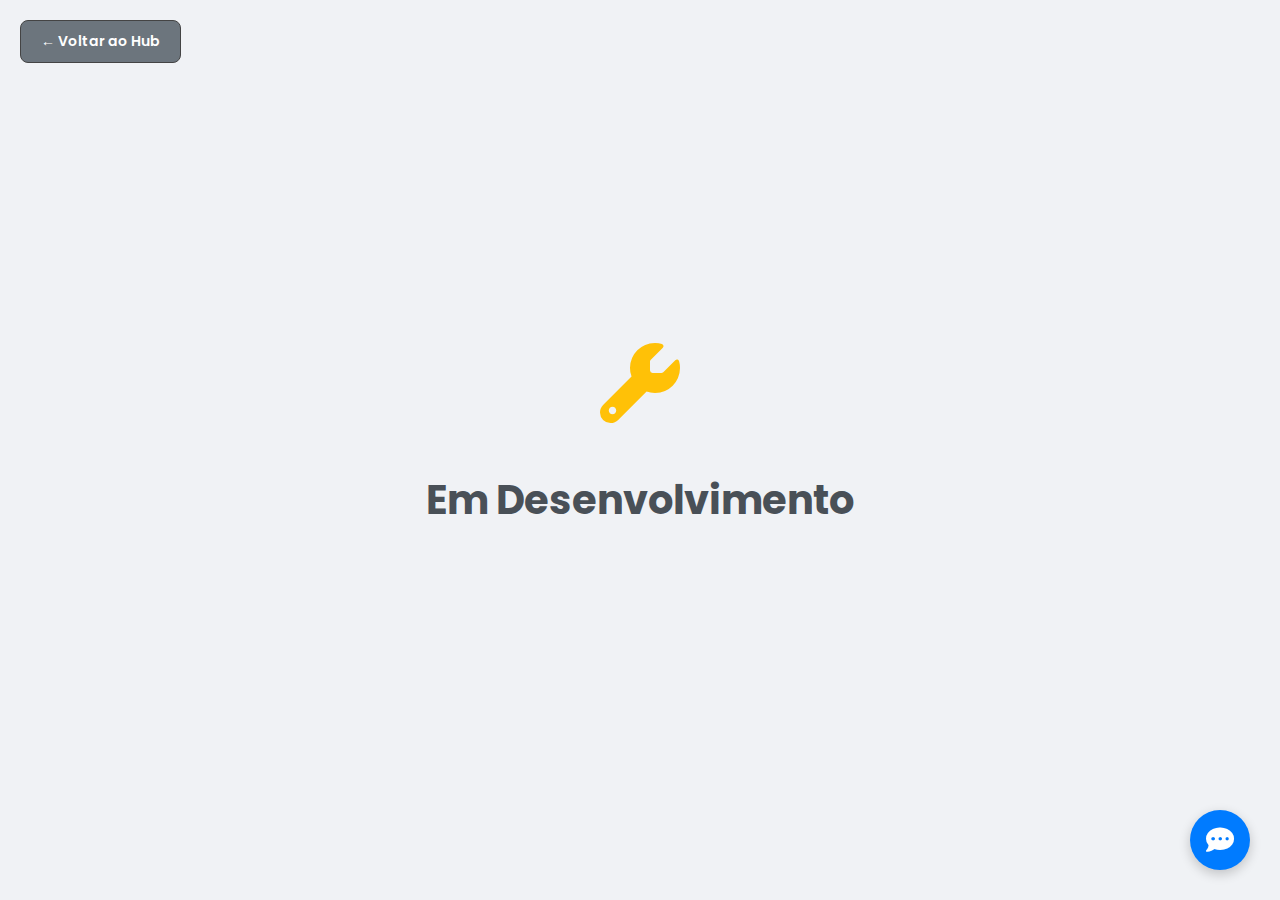
<file: templates/drive.html>
<!DOCTYPE html>
<html lang="pt-br">
<head>
    <meta charset="UTF-8">
    <meta name="viewport" content="width=device-width, initial-scale=1.0">
    <title>Hub Spare Parts - Drive Online</title>
    <link rel="stylesheet" href="https://cdnjs.cloudflare.com/ajax/libs/font-awesome/6.5.2/css/all.min.css">
    <link rel="stylesheet" href="/static/css/hub.css">
    <link rel="stylesheet" href="/static/css/shared.css">
    <style>
        body {
            align-items: center;
            padding-top: 0;
        }
        .development-message { text-align: center; }
        .development-message i { font-size: 5rem; color: #ffc107; margin-bottom: 20px; }
        .development-message h1 { font-size: 2.5rem; font-weight: 700; color: #495057; }
        .back-button { position: absolute; top: 20px; left: 20px; z-index: 10; padding: 10px 20px; background-color: #6c757d; color: white; text-decoration: none; border-radius: 8px; font-weight: 600; transition: all 0.2s ease; }
        .back-button:hover { background-color: #5a6268; transform: translateY(-2px); }
    </style>
</head>
<body>
    <a href="/" class="back-button">&larr; Voltar ao Hub</a>

    <div class="development-message">
        <i class="fas fa-wrench"></i>
        <h1>Em Desenvolvimento</h1>
    </div>

    <div class="fab" id="feedback-fab" title="Feedback e Demandas">
        <i class="fas fa-comment-dots"></i>
    </div>
    <div class="chat-popup" id="feedback-popup">
        <div class="chat-header">
            <h2 id="modal-title">Assistente Virtual</h2>
            <button class="close-button" id="modal-close-btn">&times;</button>
        </div>
        <div class="chat-messages" id="chat-messages">
            </div>
        <div class="iframe-container" id="iframe-container">
            <iframe src="about:blank" frameborder="0"></iframe>
        </div>
        <div class="chat-input-area" id="chat-input-area">
            <input type="text" id="chat-input" class="chat-input" placeholder="Descreva o que precisa...">
            <button class="send-button" id="send-btn"><i class="fas fa-paper-plane"></i></button>
        </div>
    </div>
    
    <script src="/static/js/shared.js" defer></script>
</body>
</html>
</file>
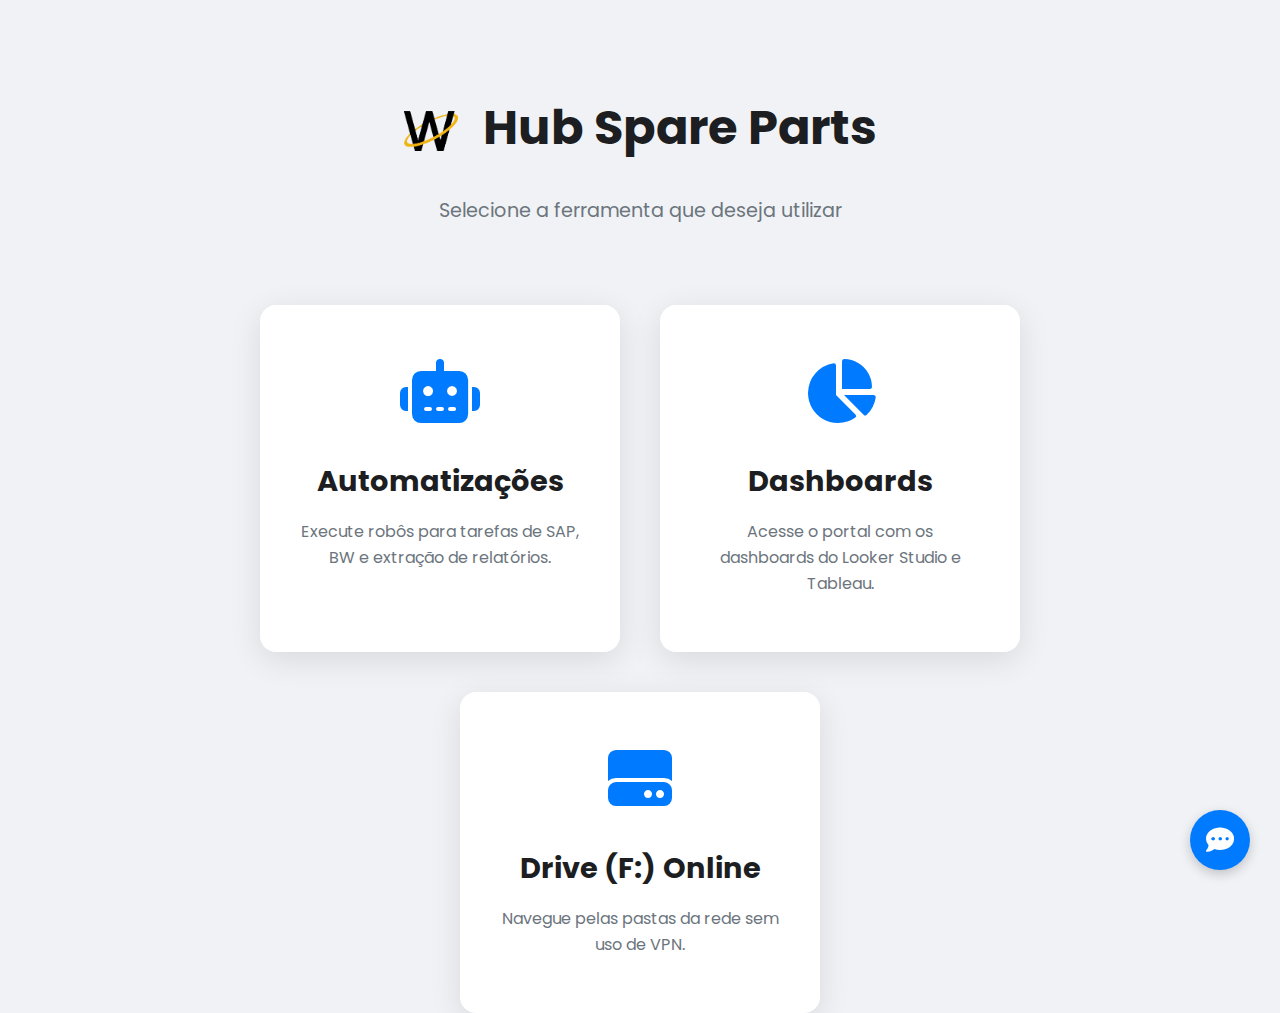
<file: templates/hub.html>
<!DOCTYPE html>
<html lang="pt-br">
<head>
    <title>Hub Spare Parts</title>
    <meta charset="UTF-8">
    <meta name="viewport" content="width=device-width, initial-scale=1.0">
    <link rel="stylesheet" href="https://cdnjs.cloudflare.com/ajax/libs/font-awesome/6.5.2/css/all.min.css">
    <link rel="stylesheet" href="/static/css/hub.css">
    <link rel="stylesheet" href="/static/css/shared.css">
    <style>
        body {
            align-items: flex-start;
            padding-top: 60px;
        }
    </style>
</head>
<body>
    <div class="hub-container">
        <div class="hub-header">
            <h1>
                <img src="/static/icones/hub_logo.png" alt="Logo" style="height: 40px; margin-right: 15px; vertical-align: middle;">
                Hub Spare Parts
            </h1>
            <p>Selecione a ferramenta que deseja utilizar</p>
        </div>
        <div class="hub-cards">
            <a href="/automacao" class="hub-card">
                <div class="card-icon"><i class="fas fa-robot"></i></div>
                <h2>Automatizações</h2>
                <p>Execute robôs para tarefas de SAP, BW e extração de relatórios.</p>
            </a>
            <a href="/dashboards" class="hub-card">
                <div class="card-icon"><i class="fas fa-chart-pie"></i></div>
                <h2>Dashboards</h2>
                <p>Acesse o portal com os dashboards do Looker Studio e Tableau.</p>
            </a>
            <a href="/drive" class="hub-card">
                <div class="card-icon"> <i class="fas fa-hdd"></i> </div>
                <h2>Drive (F:) Online</h2>
                <p>Navegue pelas pastas da rede sem uso de VPN.</p>
            </a>
        </div>
    </div>
    <div class="fab" id="feedback-fab" title="Feedback e Demandas">
        <i class="fas fa-comment-dots"></i>
    </div>
    <div class="chat-popup" id="feedback-popup">
        <div class="chat-header">
            <h2 id="modal-title">Assistente Virtual</h2>
            <button class="close-button" id="modal-close-btn">&times;</button>
        </div>
        <div class="chat-messages" id="chat-messages">
            </div>
        <div class="iframe-container" id="iframe-container">
            <iframe src="about:blank" frameborder="0"></iframe>
        </div>
        <div class="chat-input-area" id="chat-input-area">
            <input type="text" id="chat-input" class="chat-input" placeholder="Descreva o que precisa...">
            <button class="send-button" id="send-btn"><i class="fas fa-paper-plane"></i></button>
        </div>
    </div>
    <script src="/static/js/shared.js" defer></script>
</body>
</html>
</file>
<file: static/css/hub.css>
@import url('https://fonts.googleapis.com/css2?family=Poppins:wght@300;400;600;700&display=swap');

body {
    font-family: 'Poppins', -apple-system, BlinkMacSystemFont, "Segoe UI", Roboto, Helvetica, Arial, sans-serif;
    background-color: #f0f2f5;
    display: flex;
    justify-content: center;
    /* --- COMPORTAMENTO REVERTIDO PARA CENTRALIZAR --- */
    align-items: center; 
    min-height: 100vh;
    margin: 0;
    color: #333;
    box-sizing: border-box;
    /* O padding-top foi removido daqui */
}

.hub-container {
    text-align: center;
    width: 90%;
    max-width: 1200px;
}

/* ... o resto do seu hub.css continua exatamente o mesmo ... */
.hub-header {
    margin-bottom: 80px;
}
.hub-header h1 {
    font-size: 3rem;
    font-weight: 700;
    color: #1c1e21;
}
.hub-header p {
    font-size: 1.2rem;
    color: #6c757d;
}
.hub-cards {
    display: flex;
    justify-content: center;
    gap: 40px;
    flex-wrap: wrap;
}
.hub-card {
    background-color: #ffffff;
    padding: 40px;
    border-radius: 16px;
    box-shadow: 0 8px 32px rgba(0, 0, 0, 0.1);
    width: 360px;
    text-decoration: none;
    color: inherit;
    transition: transform 0.3s ease, box-shadow 0.3s ease;
    box-sizing: border-box;
}
.hub-card:hover {
    transform: translateY(-10px);
    box-shadow: 0 16px 40px rgba(0, 0, 0, 0.12);
}
.card-icon {
    font-size: 4rem;
    color: #007bff;
    margin-bottom: 20px;
}
.hub-card h2 {
    font-size: 1.8rem;
    margin-top: 0;
    margin-bottom: 15px;
    color: #1c1e21;
}
.hub-card p {
    font-size: 1rem;
    line-height: 1.6;
    color: #6c757d;
}
</file>
<file: static/css/shared.css>
/* --- Estilos para o Botão Flutuante (FAB) e o Chatbot Pop-up --- */

/* O Botão Flutuante */
.fab {
    position: fixed;
    bottom: 30px;
    right: 30px;
    width: 60px;
    height: 60px;
    background-color: #007bff;
    color: white;
    border-radius: 50%;
    display: flex;
    align-items: center;
    justify-content: center;
    font-size: 28px;
    box-shadow: 0 4px 12px rgba(0, 0, 0, 0.2);
    cursor: pointer;
    transition: transform 0.2s ease, background-color 0.2s ease;
    z-index: 9998; 
}
.fab:hover {
    transform: scale(1.1);
    background-color: #0056b3;
}

/* A "caixinha" Pop-up do Chatbot */
.chat-popup {
    position: fixed;
    bottom: 100px;
    right: 30px;
    width: 90%;
    max-width: 400px;
    height: 70vh;
    max-height: 600px;
    background-color: #ffffff;
    border-radius: 15px;
    box-shadow: 0 8px 32px rgba(0, 0, 0, 0.15);
    z-index: 9999;
    display: flex;
    flex-direction: column;
    overflow: hidden;
    opacity: 0;
    visibility: hidden;
    transform: translateY(20px);
    transform-origin: bottom right;
    transition: all 0.3s ease;
}
.chat-popup.visible {
    opacity: 1;
    visibility: visible;
    transform: translateY(0);
}
.chat-popup::after {
    content: '';
    position: absolute;
    bottom: -10px;
    right: 20px;
    width: 0;
    height: 0;
    border-left: 10px solid transparent;
    border-right: 10px solid transparent;
    border-top: 10px solid #ffffff;
}

.chat-header {
    background-color: #007bff;
    color: white;
    padding: 15px 20px;
    display: flex;
    justify-content: space-between;
    align-items: center;
    flex-shrink: 0;
}
.chat-header h2 { margin: 0; font-size: 1.2rem; font-weight: 600; }
.close-button { font-size: 2rem; color: rgba(255, 255, 255, 0.8); cursor: pointer; border: none; background: none; padding: 0; line-height: 1; }
.close-button:hover { color: white; }

.chat-messages {
    flex-grow: 1;
    padding: 20px;
    overflow-y: auto;
    display: flex;
    flex-direction: column;
    gap: 15px;
}
.chat-message {
    padding: 10px 15px;
    border-radius: 18px;
    max-width: 85%;
    line-height: 1.5;
    white-space: pre-wrap;
}
.bot-message {
    background-color: #f1f0f0;
    color: #333;
    border-bottom-left-radius: 4px;
    align-self: flex-start;
}
.user-reply {
    background-color: #007bff;
    color: white;
    border-bottom-right-radius: 4px;
    align-self: flex-end;
}

.chat-input-area {
    padding: 15px;
    display: flex;
    gap: 10px;
    border-top: 1px solid #f0f2f5;
    background-color: #fff;
}
.chat-input {
    flex-grow: 1;
    border: 1px solid #ced4da;
    border-radius: 20px;
    padding: 10px 15px;
    font-size: 1rem;
    font-family: 'Poppins', sans-serif;
}
.chat-input:focus {
    outline: none;
    border-color: #007bff;
}
.send-button {
    flex-shrink: 0;
    width: 45px;
    height: 45px;
    border-radius: 50%;
    border: none;
    background-color: #007bff;
    color: white;
    font-size: 1.2rem;
    cursor: pointer;
    transition: background-color 0.2s ease;
}
.send-button:hover { background-color: #0056b3; }
.send-button:disabled { background-color: #cccccc; cursor: not-allowed; }

.iframe-container {
    flex-grow: 1;
    display: none;
}
.iframe-container iframe {
    width: 100%;
    height: 100%;
    border: none;
}


/* --- Estilo Unificado para o Botão "Voltar ao Hub" --- */
.back-button {
    position: absolute;
    top: 20px;
    left: 20px;
    z-index: 10;
    padding: 10px 20px;
    background-color: #333;
    color: white;
    text-decoration: none;
    border-radius: 8px;
    font-weight: 500;
    font-size: 14px;
    border: 1px solid #444;
    transition: all 0.2s ease;
}
.back-button:hover {
    background-color: #444;
    transform: translateY(-2px);
}
</file>
